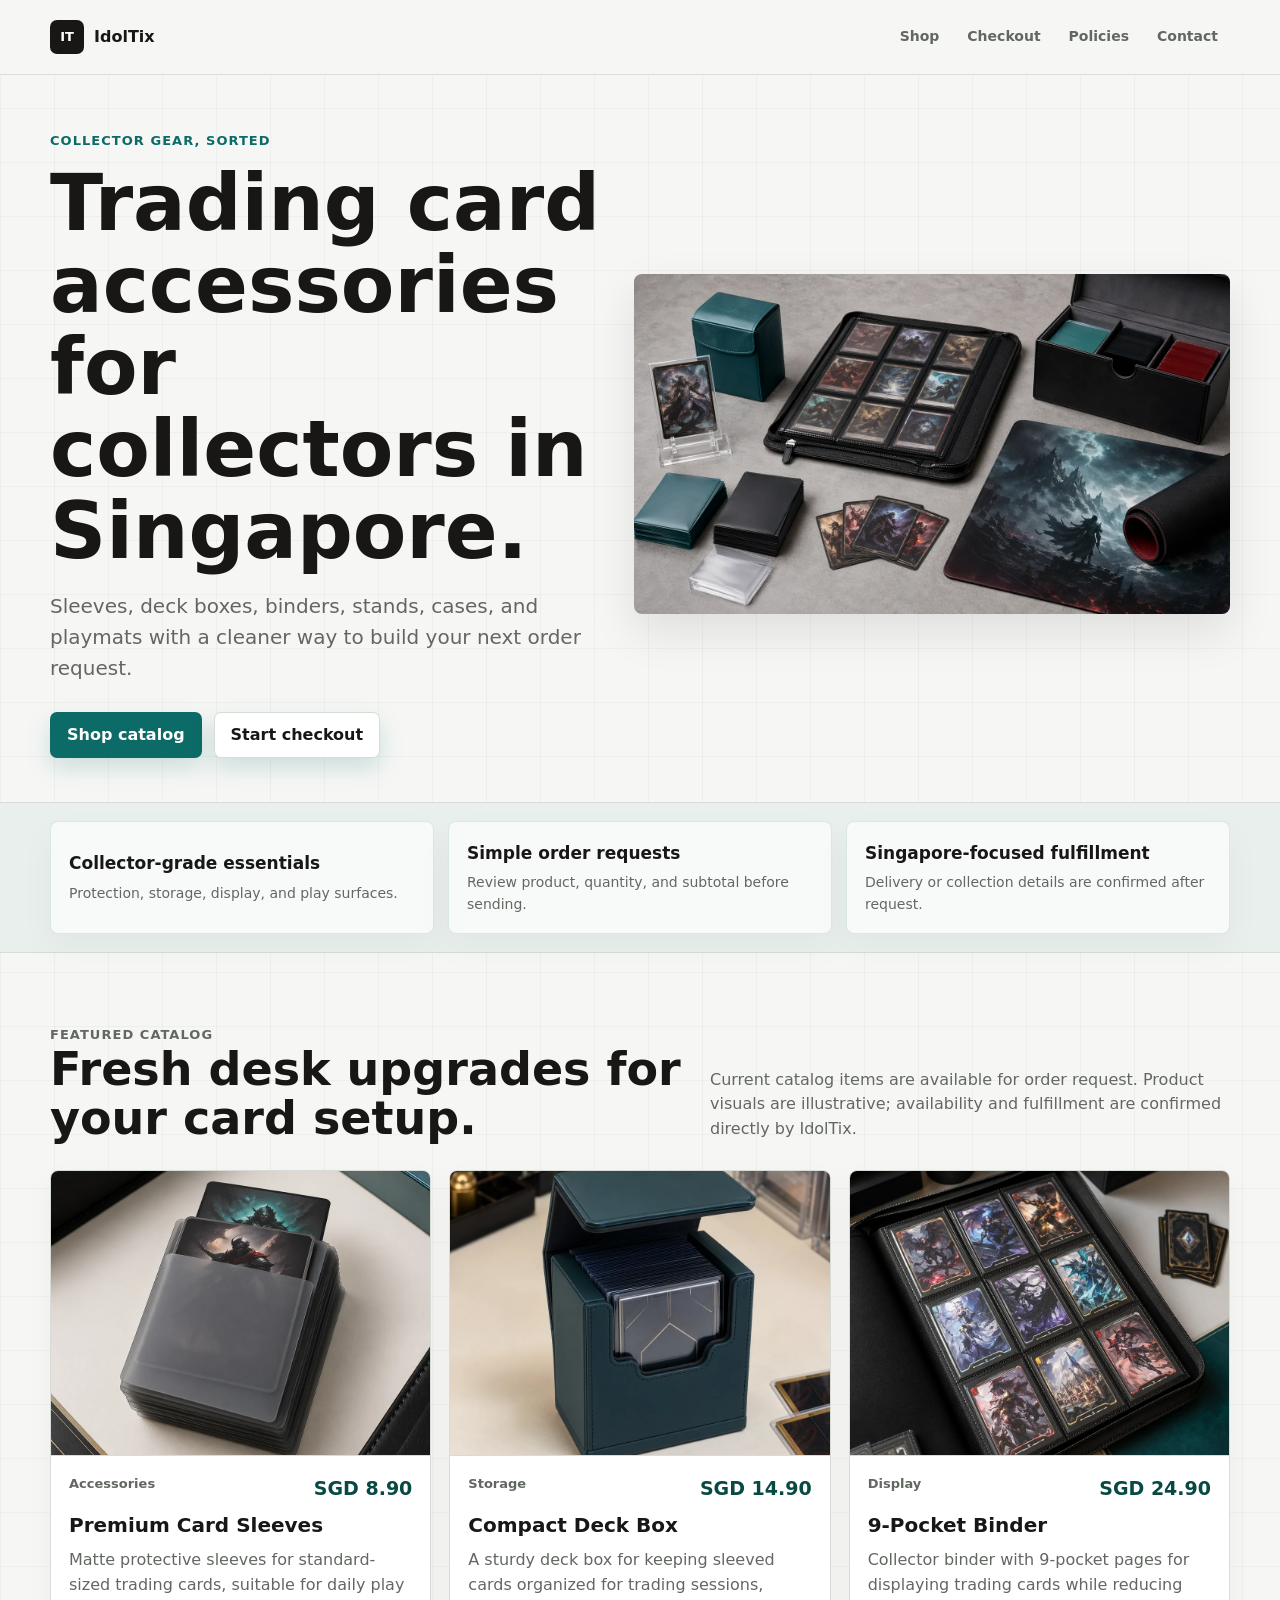
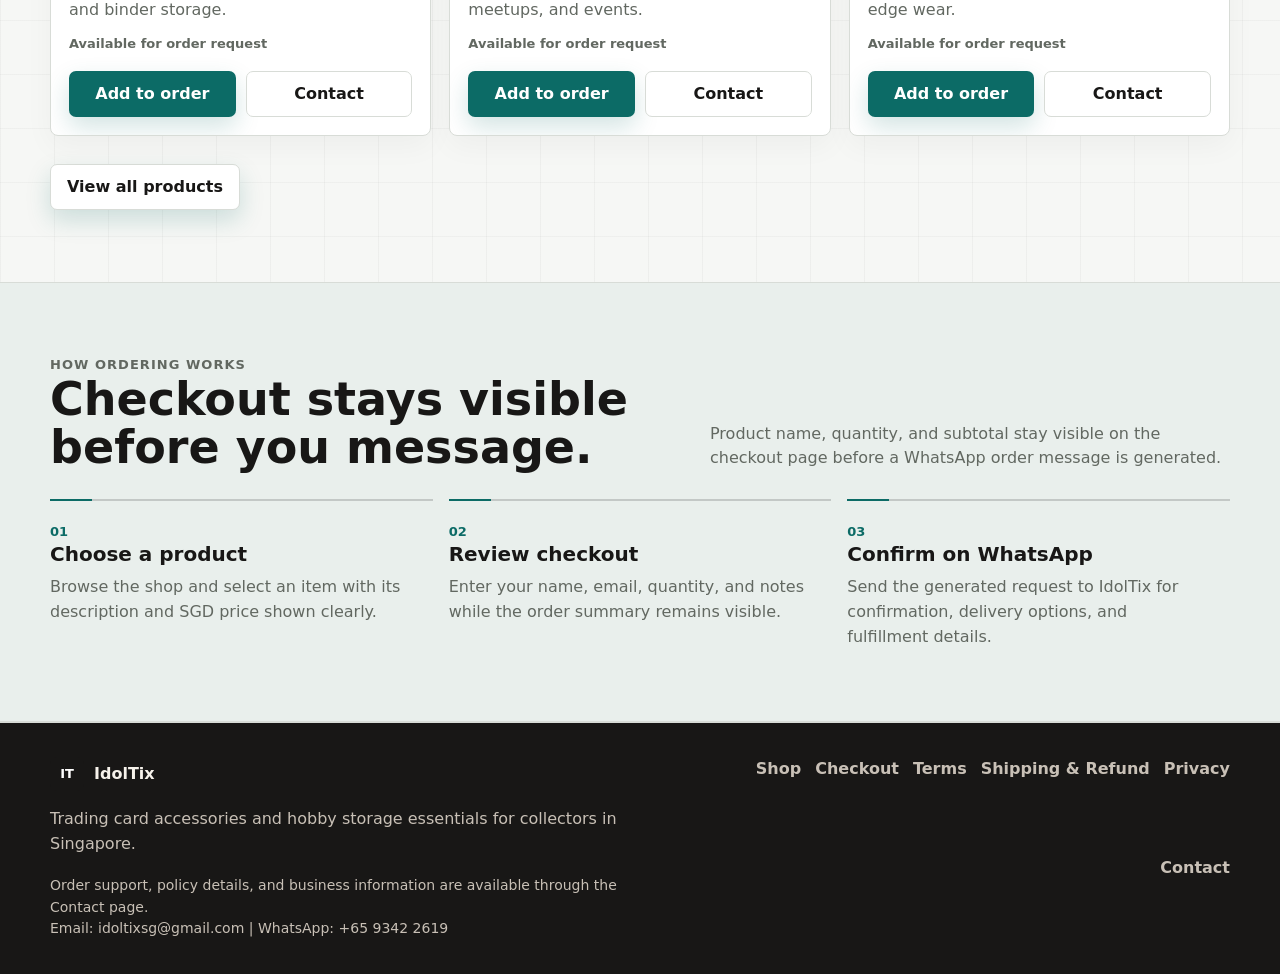
<file: IdolTix Website/index.html>
<!doctype html>
<html lang="en">
  <head>
    <meta charset="utf-8">
    <meta name="viewport" content="width=device-width, initial-scale=1">
    <title>IdolTix | Trading Card Accessories in Singapore</title>
    <meta name="description" content="IdolTix is a Singapore retailer for trading card accessories, hobby storage, display stands, binders, and playmats.">
    <link rel="icon" href="assets/favicon.svg" type="image/svg+xml">
    <link rel="stylesheet" href="styles/global.css">
  </head>
  <body>
    <header class="site-header">
      <div class="header-inner">
        <a class="brand" href="index.html" aria-label="IdolTix home">
          <span class="brand-mark">IT</span>
          <span>IdolTix</span>
        </a>
        <nav class="nav" aria-label="Main navigation">
          <a href="shop.html">Shop</a>
          <a href="checkout.html">Checkout</a>
          <a href="policies/">Policies</a>
          <a href="contact.html">Contact</a>
        </nav>
      </div>
    </header>

    <main>
      <section class="hero">
        <div class="section-inner hero-grid">
          <div class="hero-copy">
            <p class="eyebrow">Collector gear, sorted</p>
            <h1>Trading card accessories for collectors in Singapore.</h1>
            <p class="lead">Sleeves, deck boxes, binders, stands, cases, and playmats with a cleaner way to build your next order request.</p>
            <div class="hero-actions">
              <a class="button" href="shop.html">Shop catalog</a>
              <a class="button secondary" href="checkout.html">Start checkout</a>
            </div>
          </div>
          <div class="hero-media">
            <img src="assets/idoltix-hero.webp" alt="Trading card accessories arranged on a retail tabletop">
          </div>
        </div>
      </section>

      <section class="collection-strip" aria-label="Store highlights">
        <div class="section-inner feature-rail">
          <div class="feature-pill">
            <strong>Collector-grade essentials</strong>
            <span>Protection, storage, display, and play surfaces.</span>
          </div>
          <div class="feature-pill">
            <strong>Simple order requests</strong>
            <span>Review product, quantity, and subtotal before sending.</span>
          </div>
          <div class="feature-pill">
            <strong>Singapore-focused fulfillment</strong>
            <span>Delivery or collection details are confirmed after request.</span>
          </div>
        </div>
      </section>

      <section class="page-section">
        <div class="section-inner">
          <div class="section-heading">
            <div>
              <p class="eyebrow">Featured catalog</p>
              <h2>Fresh desk upgrades for your card setup.</h2>
            </div>
            <p>Current catalog items are available for order request. Product visuals are illustrative; availability and fulfillment are confirmed directly by IdolTix.</p>
          </div>
          <div class="product-grid" data-product-grid data-limit="3"></div>
          <div class="section-actions">
            <a class="button secondary" href="shop.html">View all products</a>
          </div>
        </div>
      </section>

      <section class="page-section soft-band">
        <div class="section-inner">
          <div class="section-heading">
            <div>
              <p class="eyebrow">How ordering works</p>
              <h2>Checkout stays visible before you message.</h2>
            </div>
            <p>Product name, quantity, and subtotal stay visible on the checkout page before a WhatsApp order message is generated.</p>
          </div>
          <div class="steps">
            <div class="step">
              <span>01</span>
              <h3>Choose a product</h3>
              <p>Browse the shop and select an item with its description and SGD price shown clearly.</p>
            </div>
            <div class="step">
              <span>02</span>
              <h3>Review checkout</h3>
              <p>Enter your name, email, quantity, and notes while the order summary remains visible.</p>
            </div>
            <div class="step">
              <span>03</span>
              <h3>Confirm on WhatsApp</h3>
              <p>Send the generated request to IdolTix for confirmation, delivery options, and fulfillment details.</p>
            </div>
          </div>
        </div>
      </section>
    </main>

    <footer class="site-footer">
      <div class="footer-inner">
        <div>
          <a class="brand" href="index.html">
            <span class="brand-mark">IT</span>
            <span>IdolTix</span>
          </a>
          <p>Trading card accessories and hobby storage essentials for collectors in Singapore.</p>
          <div class="footer-facts">
            <span>Order support, policy details, and business information are available through the Contact page.</span>
            <span>Email: idoltixsg@gmail.com | WhatsApp: +65 9342 2619</span>
          </div>
        </div>
        <div class="footer-links" aria-label="Footer links">
          <a href="shop.html">Shop</a>
          <a href="checkout.html">Checkout</a>
          <a href="policies/terms.html">Terms</a>
          <a href="policies/shipping-refund.html">Shipping & Refund</a>
          <a href="policies/privacy.html">Privacy</a>
          <a href="contact.html">Contact</a>
        </div>
      </div>
    </footer>

    <script src="scripts/catalog.js"></script>
    <script src="scripts/site.js"></script>
  </body>
</html>
</file>
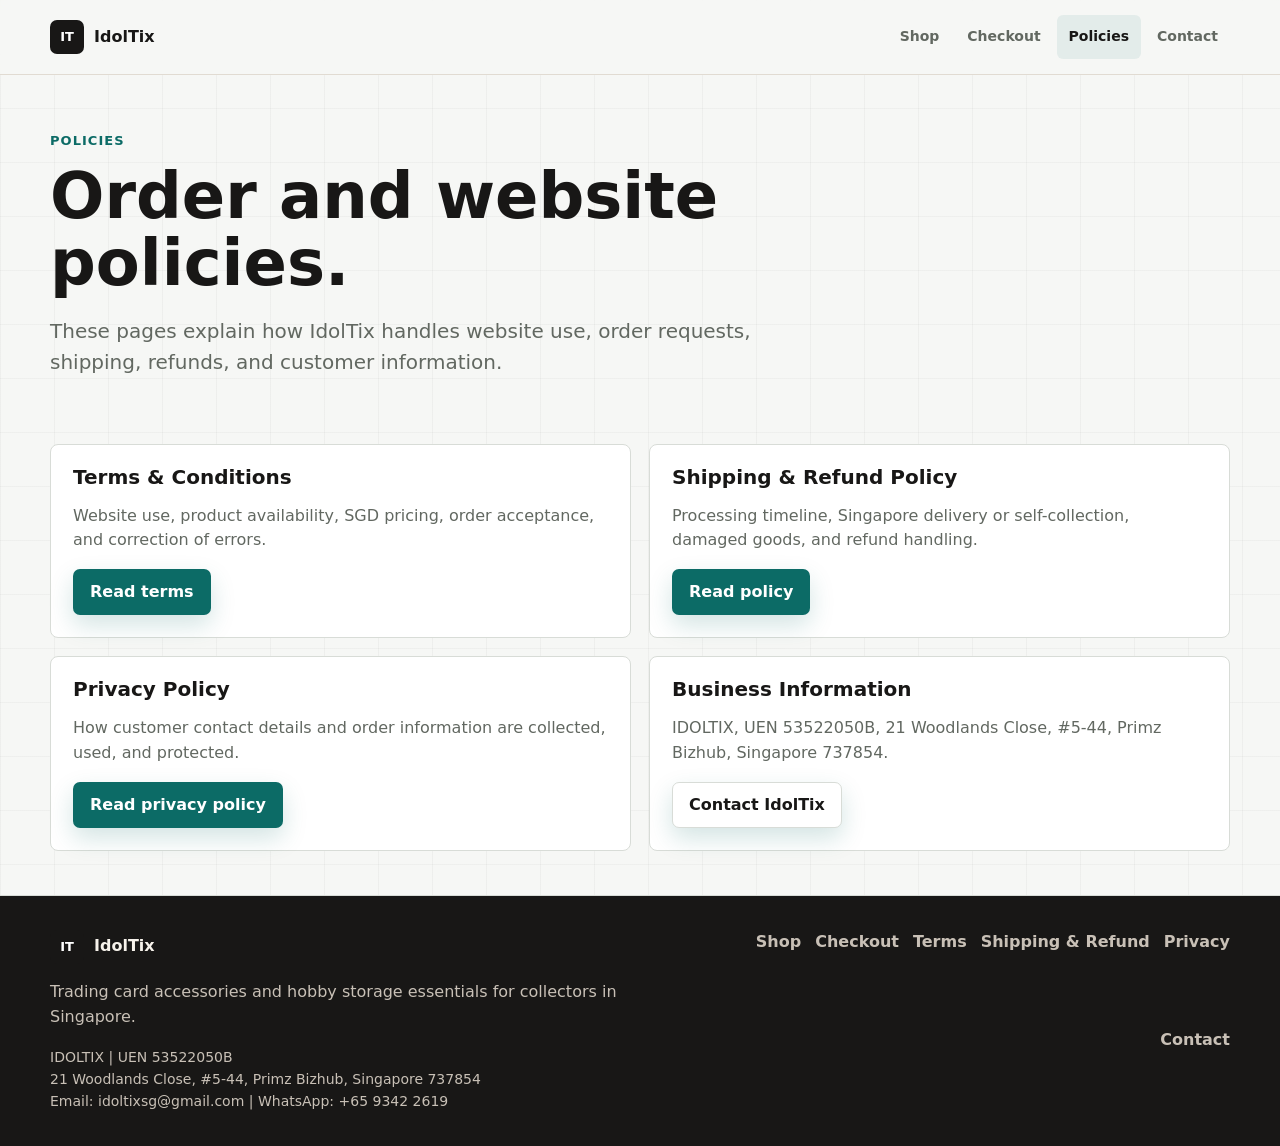
<file: IdolTix Website/policies/index.html>
<!doctype html>
<html lang="en">
  <head>
    <meta charset="utf-8">
    <meta name="viewport" content="width=device-width, initial-scale=1">
    <title>Policies | IdolTix</title>
    <meta name="description" content="Review IdolTix terms, shipping and refund policy, and privacy policy.">
    <link rel="icon" href="../assets/favicon.svg" type="image/svg+xml">
    <link rel="stylesheet" href="../styles/global.css">
  </head>
  <body>
    <header class="site-header">
      <div class="header-inner">
        <a class="brand" href="/index.html"><span class="brand-mark">IT</span><span>IdolTix</span></a>
        <nav class="nav" aria-label="Main navigation">
          <a href="/shop.html">Shop</a>
          <a href="/checkout.html">Checkout</a>
          <a href="/policies/" aria-current="page">Policies</a>
          <a href="/contact.html">Contact</a>
        </nav>
      </div>
    </header>

    <main>
      <section class="page-title">
        <div class="section-inner">
          <p class="eyebrow">Policies</p>
          <h1>Order and website policies.</h1>
          <p class="lead">These pages explain how IdolTix handles website use, order requests, shipping, refunds, and customer information.</p>
        </div>
      </section>

      <section class="page-section tight">
        <div class="section-inner policy-grid">
          <article class="policy-card">
            <h3>Terms & Conditions</h3>
            <p>Website use, product availability, SGD pricing, order acceptance, and correction of errors.</p>
            <a class="button" href="/policies/terms">Read terms</a>
          </article>
          <article class="policy-card">
            <h3>Shipping & Refund Policy</h3>
            <p>Processing timeline, Singapore delivery or self-collection, damaged goods, and refund handling.</p>
            <a class="button" href="/policies/shipping-refund">Read policy</a>
          </article>
          <article class="policy-card">
            <h3>Privacy Policy</h3>
            <p>How customer contact details and order information are collected, used, and protected.</p>
            <a class="button" href="/policies/privacy">Read privacy policy</a>
          </article>
          <article class="policy-card">
            <h3>Business Information</h3>
            <p>IDOLTIX, UEN 53522050B, 21 Woodlands Close, #5-44, Primz Bizhub, Singapore 737854.</p>
            <a class="button secondary" href="/contact.html">Contact IdolTix</a>
          </article>
        </div>
      </section>
    </main>

    <footer class="site-footer">
      <div class="footer-inner">
        <div>
          <a class="brand" href="/index.html"><span class="brand-mark">IT</span><span>IdolTix</span></a>
          <p>Trading card accessories and hobby storage essentials for collectors in Singapore.</p>
          <div class="footer-facts">
            <span>IDOLTIX | UEN 53522050B</span>
            <span>21 Woodlands Close, #5-44, Primz Bizhub, Singapore 737854</span>
            <span>Email: idoltixsg@gmail.com | WhatsApp: +65 9342 2619</span>
          </div>
        </div>
        <div class="footer-links">
          <a href="/shop.html">Shop</a>
          <a href="/checkout.html">Checkout</a>
          <a href="/policies/terms">Terms</a>
          <a href="/policies/shipping-refund">Shipping & Refund</a>
          <a href="/policies/privacy">Privacy</a>
          <a href="/contact.html">Contact</a>
        </div>
      </div>
    </footer>
  </body>
</html>
</file>
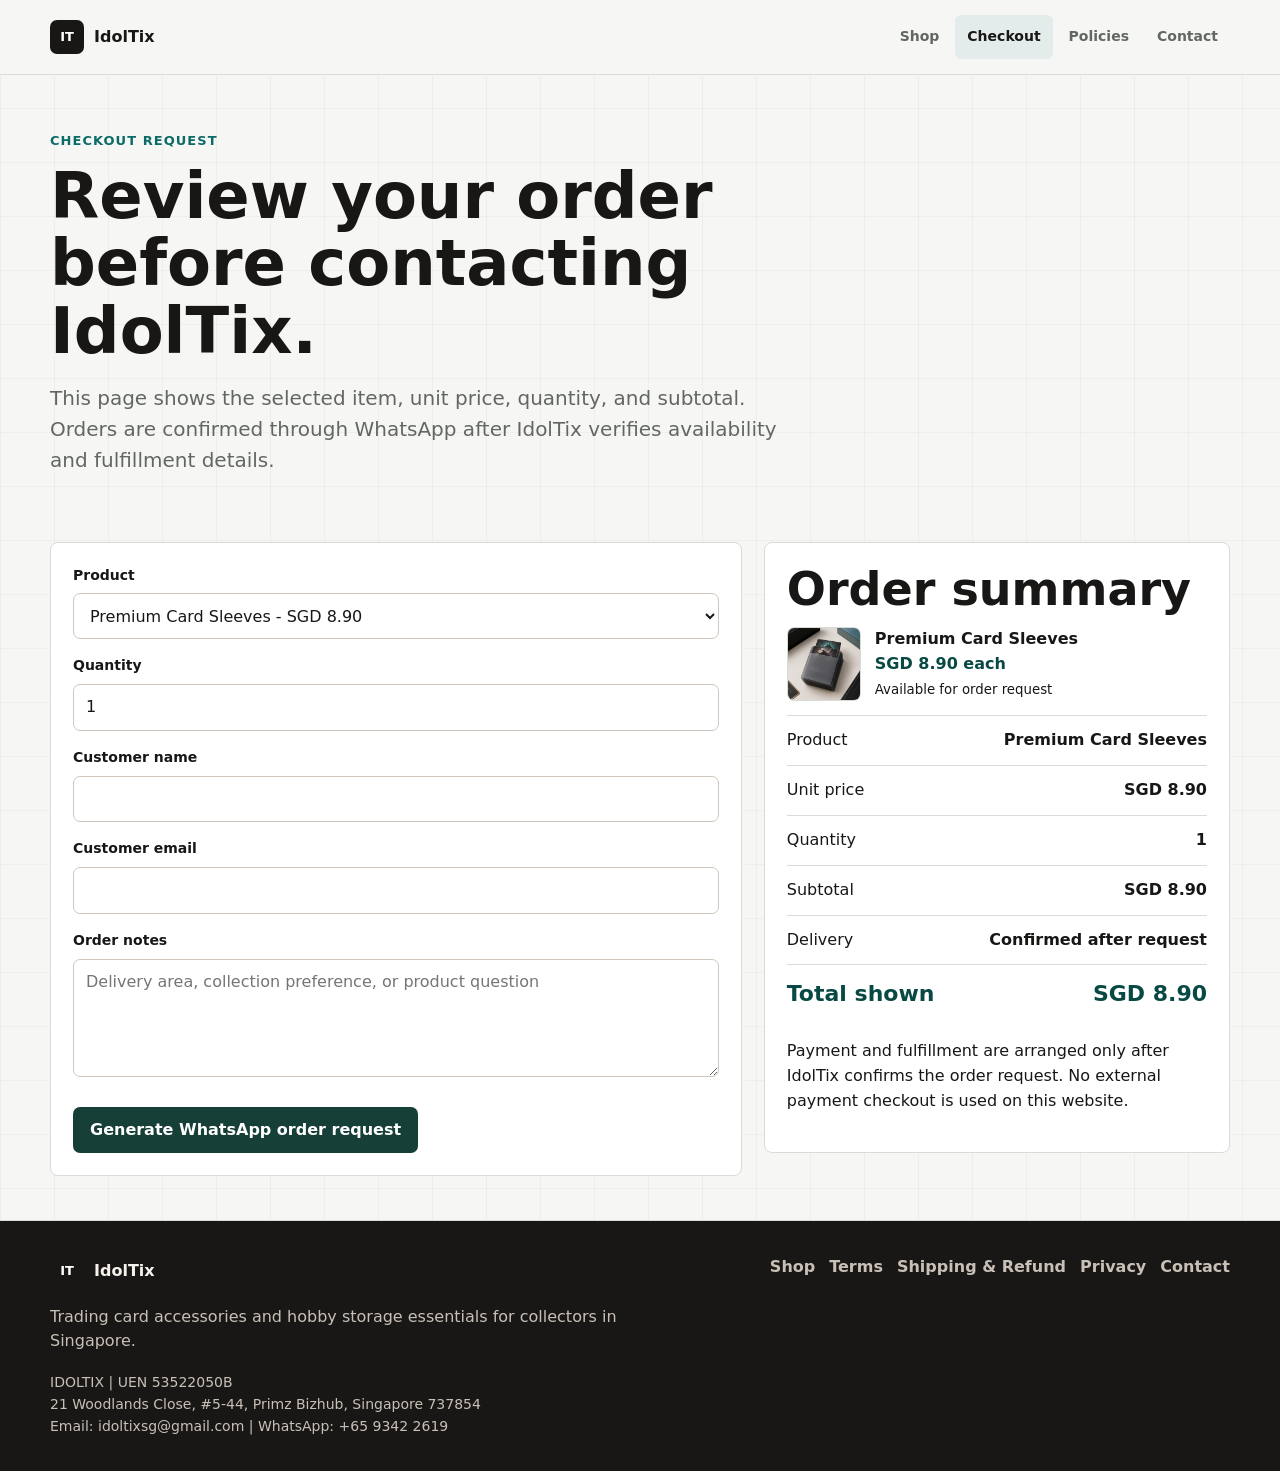
<file: IdolTix Website/checkout.html>
<!doctype html>
<html lang="en">
  <head>
    <meta charset="utf-8">
    <meta name="viewport" content="width=device-width, initial-scale=1">
    <title>Checkout Request | IdolTix</title>
    <meta name="description" content="Review IdolTix product details, quantity, and subtotal before generating a WhatsApp order request.">
    <link rel="icon" href="assets/favicon.svg" type="image/svg+xml">
    <link rel="stylesheet" href="styles/global.css">
  </head>
  <body>
    <header class="site-header">
      <div class="header-inner">
        <a class="brand" href="index.html"><span class="brand-mark">IT</span><span>IdolTix</span></a>
        <nav class="nav" aria-label="Main navigation">
          <a href="shop.html">Shop</a>
          <a href="checkout.html" aria-current="page">Checkout</a>
          <a href="policies/">Policies</a>
          <a href="contact.html">Contact</a>
        </nav>
      </div>
    </header>

    <main>
      <section class="page-title">
        <div class="section-inner">
          <p class="eyebrow">Checkout request</p>
          <h1>Review your order before contacting IdolTix.</h1>
          <p class="lead">This page shows the selected item, unit price, quantity, and subtotal. Orders are confirmed through WhatsApp after IdolTix verifies availability and fulfillment details.</p>
        </div>
      </section>

      <section class="page-section tight">
        <div class="section-inner checkout-layout">
          <form id="checkout-form" class="panel" novalidate>
            <div class="form-grid">
              <div class="field">
                <label for="product">Product</label>
                <select id="product" name="product"></select>
              </div>
              <div class="field">
                <label for="quantity">Quantity</label>
                <input id="quantity" name="quantity" type="number" min="1" step="1" value="1" inputmode="numeric">
              </div>
              <div class="field">
                <label for="name">Customer name</label>
                <input id="name" name="name" autocomplete="name" required>
              </div>
              <div class="field">
                <label for="email">Customer email</label>
                <input id="email" name="email" type="email" autocomplete="email" required>
              </div>
              <div class="field">
                <label for="notes">Order notes</label>
                <textarea id="notes" name="notes" placeholder="Delivery area, collection preference, or product question"></textarea>
              </div>
            </div>
            <p id="form-error" class="form-error" aria-live="polite"></p>
            <button class="wa-link" type="submit">Generate WhatsApp order request</button>
          </form>

          <aside class="panel" aria-label="Order summary">
            <h2>Order summary</h2>
            <div id="order-product"></div>
            <div id="order-summary"></div>
            <div class="summary-row"><span>Subtotal</span><strong id="subtotal">SGD 0.00</strong></div>
            <div class="summary-row"><span>Delivery</span><strong>Confirmed after request</strong></div>
            <div class="summary-row total"><span>Total shown</span><strong id="total">SGD 0.00</strong></div>
            <p>Payment and fulfillment are arranged only after IdolTix confirms the order request. No external payment checkout is used on this website.</p>
          </aside>
        </div>
      </section>
    </main>

    <footer class="site-footer">
      <div class="footer-inner">
        <div>
          <a class="brand" href="index.html"><span class="brand-mark">IT</span><span>IdolTix</span></a>
          <p>Trading card accessories and hobby storage essentials for collectors in Singapore.</p>
          <div class="footer-facts">
            <span>IDOLTIX | UEN 53522050B</span>
            <span>21 Woodlands Close, #5-44, Primz Bizhub, Singapore 737854</span>
            <span>Email: idoltixsg@gmail.com | WhatsApp: +65 9342 2619</span>
          </div>
        </div>
        <div class="footer-links">
          <a href="shop.html">Shop</a>
          <a href="policies/terms.html">Terms</a>
          <a href="policies/shipping-refund.html">Shipping & Refund</a>
          <a href="policies/privacy.html">Privacy</a>
          <a href="contact.html">Contact</a>
        </div>
      </div>
    </footer>

    <script src="scripts/catalog.js"></script>
    <script src="scripts/checkout.js"></script>
  </body>
</html>
</file>
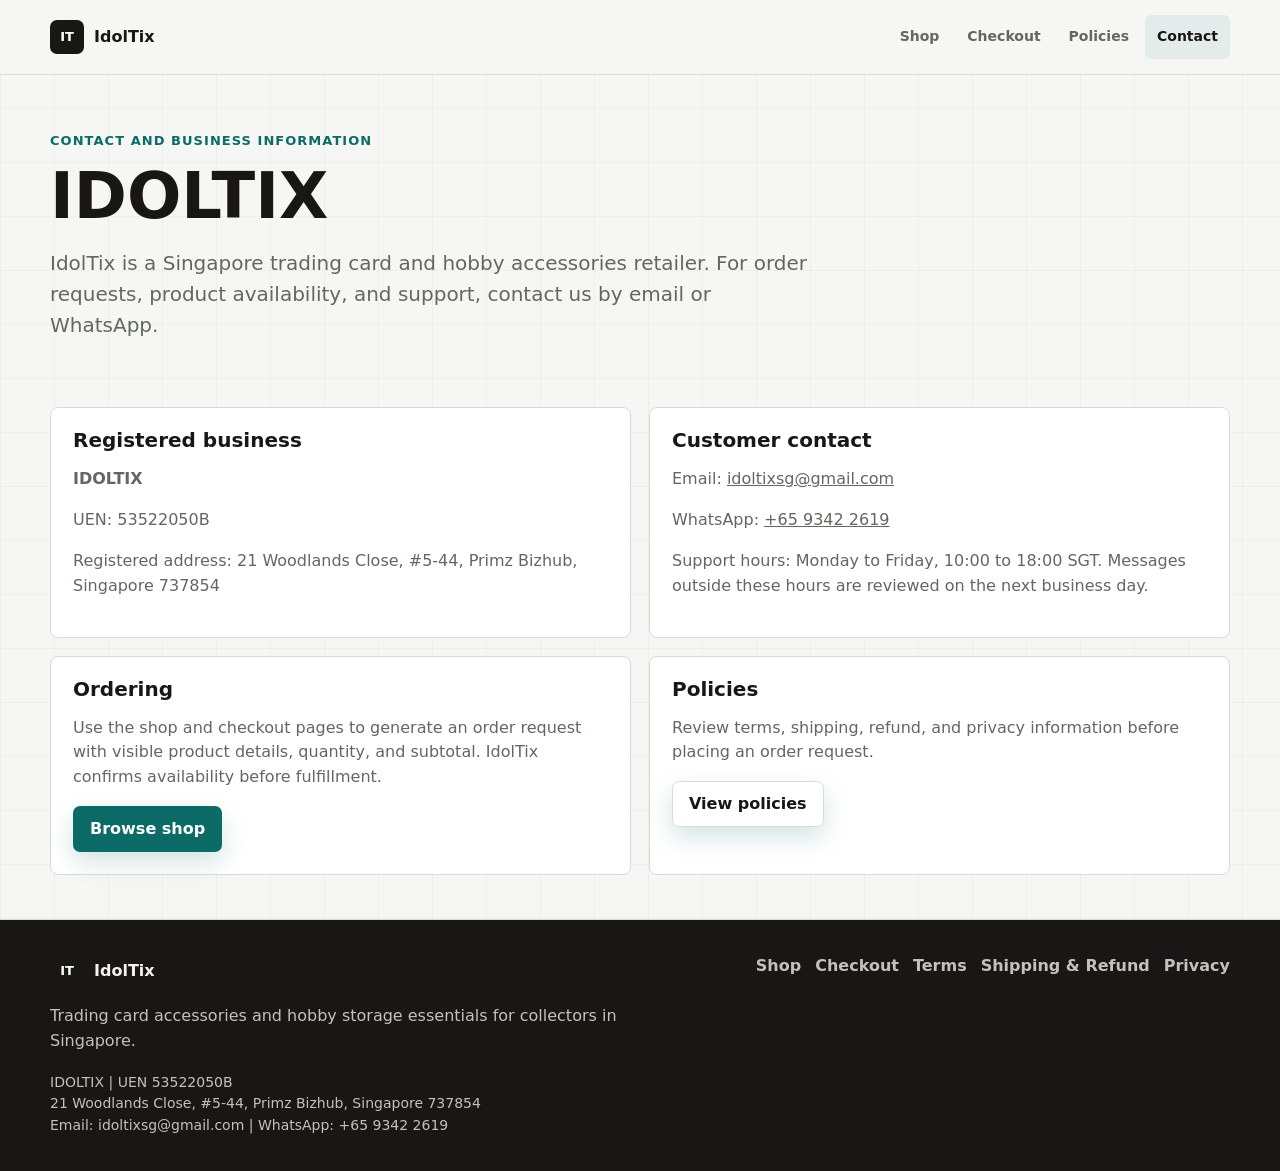
<file: IdolTix Website/contact.html>
<!doctype html>
<html lang="en">
  <head>
    <meta charset="utf-8">
    <meta name="viewport" content="width=device-width, initial-scale=1">
    <title>Contact & Business Info | IdolTix</title>
    <meta name="description" content="Contact IdolTix and view registered business details including UEN, address, email, and WhatsApp.">
    <link rel="icon" href="assets/favicon.svg" type="image/svg+xml">
    <link rel="stylesheet" href="styles/global.css">
  </head>
  <body>
    <header class="site-header">
      <div class="header-inner">
        <a class="brand" href="index.html"><span class="brand-mark">IT</span><span>IdolTix</span></a>
        <nav class="nav" aria-label="Main navigation">
          <a href="shop.html">Shop</a>
          <a href="checkout.html">Checkout</a>
          <a href="policies/">Policies</a>
          <a href="contact.html" aria-current="page">Contact</a>
        </nav>
      </div>
    </header>

    <main>
      <section class="page-title">
        <div class="section-inner">
          <p class="eyebrow">Contact and business information</p>
          <h1>IDOLTIX</h1>
          <p class="lead">IdolTix is a Singapore trading card and hobby accessories retailer. For order requests, product availability, and support, contact us by email or WhatsApp.</p>
        </div>
      </section>

      <section class="page-section tight">
        <div class="section-inner info-grid">
          <div class="info-item">
            <h3>Registered business</h3>
            <p><strong>IDOLTIX</strong></p>
            <p>UEN: 53522050B</p>
            <p>Registered address: 21 Woodlands Close, #5-44, Primz Bizhub, Singapore 737854</p>
          </div>
          <div class="info-item">
            <h3>Customer contact</h3>
            <p>Email: <a href="mailto:idoltixsg@gmail.com">idoltixsg@gmail.com</a></p>
            <p>WhatsApp: <a href="https://wa.me/6593422619">+65 9342 2619</a></p>
            <p>Support hours: Monday to Friday, 10:00 to 18:00 SGT. Messages outside these hours are reviewed on the next business day.</p>
          </div>
          <div class="info-item">
            <h3>Ordering</h3>
            <p>Use the shop and checkout pages to generate an order request with visible product details, quantity, and subtotal. IdolTix confirms availability before fulfillment.</p>
            <a class="button" href="shop.html">Browse shop</a>
          </div>
          <div class="info-item">
            <h3>Policies</h3>
            <p>Review terms, shipping, refund, and privacy information before placing an order request.</p>
            <a class="button secondary" href="policies/">View policies</a>
          </div>
        </div>
      </section>
    </main>

    <footer class="site-footer">
      <div class="footer-inner">
        <div>
          <a class="brand" href="index.html"><span class="brand-mark">IT</span><span>IdolTix</span></a>
          <p>Trading card accessories and hobby storage essentials for collectors in Singapore.</p>
          <div class="footer-facts">
            <span>IDOLTIX | UEN 53522050B</span>
            <span>21 Woodlands Close, #5-44, Primz Bizhub, Singapore 737854</span>
            <span>Email: idoltixsg@gmail.com | WhatsApp: +65 9342 2619</span>
          </div>
        </div>
        <div class="footer-links">
          <a href="shop.html">Shop</a>
          <a href="checkout.html">Checkout</a>
          <a href="policies/terms.html">Terms</a>
          <a href="policies/shipping-refund.html">Shipping & Refund</a>
          <a href="policies/privacy.html">Privacy</a>
        </div>
      </div>
    </footer>
  </body>
</html>
</file>
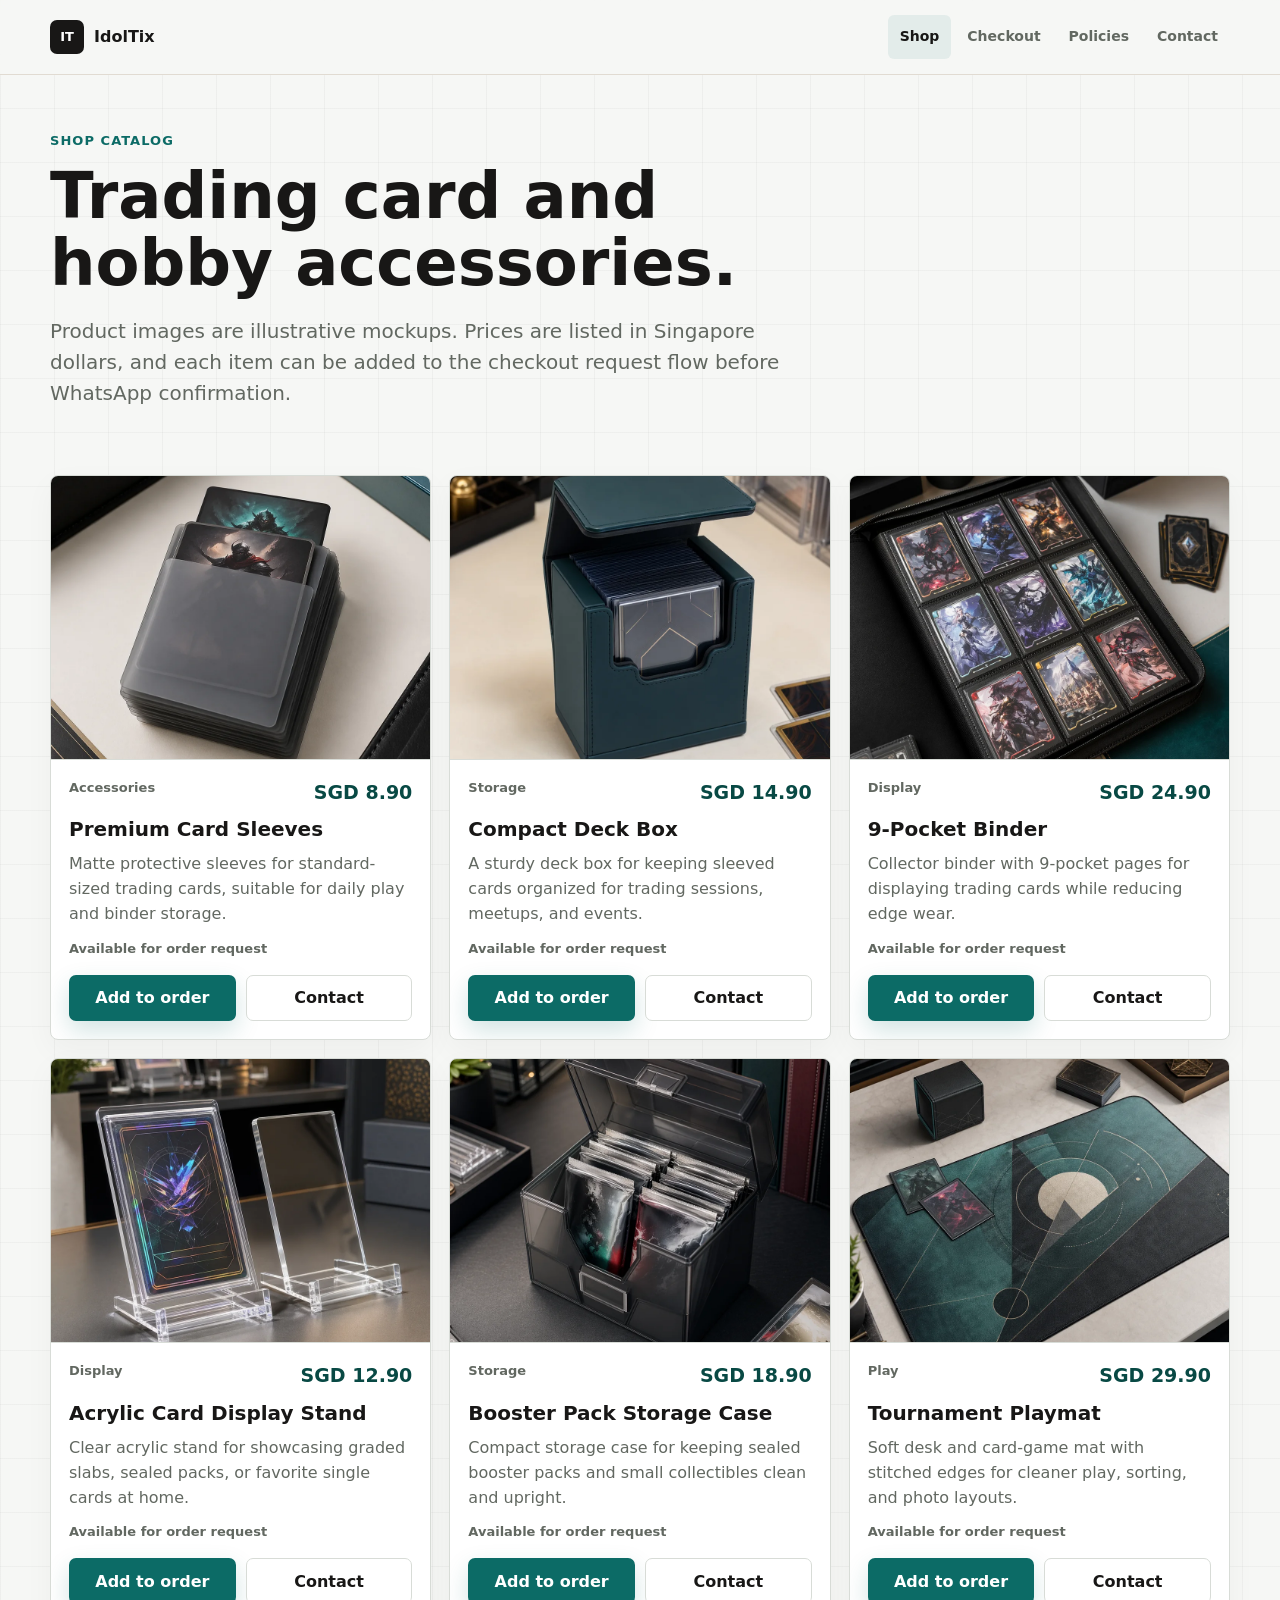
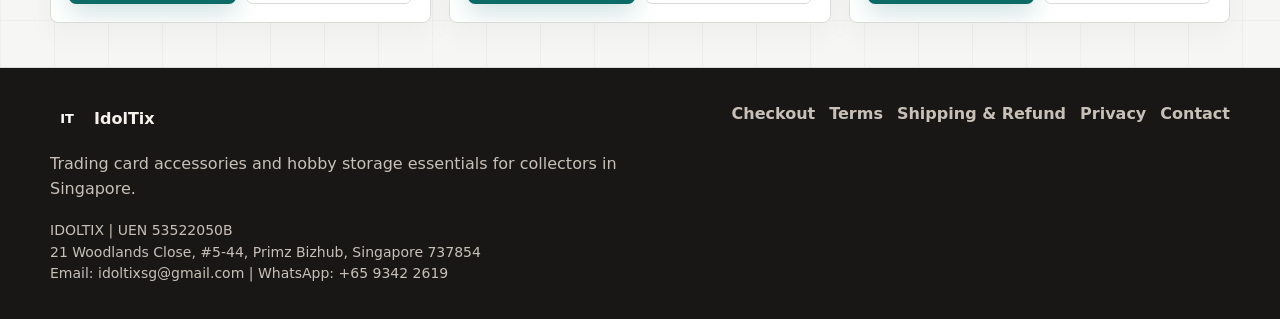
<file: IdolTix Website/shop.html>
<!doctype html>
<html lang="en">
  <head>
    <meta charset="utf-8">
    <meta name="viewport" content="width=device-width, initial-scale=1">
    <title>Shop | IdolTix</title>
    <meta name="description" content="Shop IdolTix trading card sleeves, deck boxes, binders, display stands, storage cases, and playmats with SGD pricing.">
    <link rel="icon" href="assets/favicon.svg" type="image/svg+xml">
    <link rel="stylesheet" href="styles/global.css">
  </head>
  <body>
    <header class="site-header">
      <div class="header-inner">
        <a class="brand" href="index.html"><span class="brand-mark">IT</span><span>IdolTix</span></a>
        <nav class="nav" aria-label="Main navigation">
          <a href="shop.html" aria-current="page">Shop</a>
          <a href="checkout.html">Checkout</a>
          <a href="policies/">Policies</a>
          <a href="contact.html">Contact</a>
        </nav>
      </div>
    </header>

    <main>
      <section class="page-title">
        <div class="section-inner">
          <p class="eyebrow">Shop catalog</p>
          <h1>Trading card and hobby accessories.</h1>
          <p class="lead">Product images are illustrative mockups. Prices are listed in Singapore dollars, and each item can be added to the checkout request flow before WhatsApp confirmation.</p>
        </div>
      </section>

      <section class="page-section tight">
        <div class="section-inner">
          <div class="product-grid" data-product-grid></div>
        </div>
      </section>
    </main>

    <footer class="site-footer">
      <div class="footer-inner">
        <div>
          <a class="brand" href="index.html"><span class="brand-mark">IT</span><span>IdolTix</span></a>
          <p>Trading card accessories and hobby storage essentials for collectors in Singapore.</p>
          <div class="footer-facts">
            <span>IDOLTIX | UEN 53522050B</span>
            <span>21 Woodlands Close, #5-44, Primz Bizhub, Singapore 737854</span>
            <span>Email: idoltixsg@gmail.com | WhatsApp: +65 9342 2619</span>
          </div>
        </div>
        <div class="footer-links">
          <a href="checkout.html">Checkout</a>
          <a href="policies/terms.html">Terms</a>
          <a href="policies/shipping-refund.html">Shipping & Refund</a>
          <a href="policies/privacy.html">Privacy</a>
          <a href="contact.html">Contact</a>
        </div>
      </div>
    </footer>

    <script src="scripts/catalog.js"></script>
    <script src="scripts/site.js"></script>
  </body>
</html>
</file>
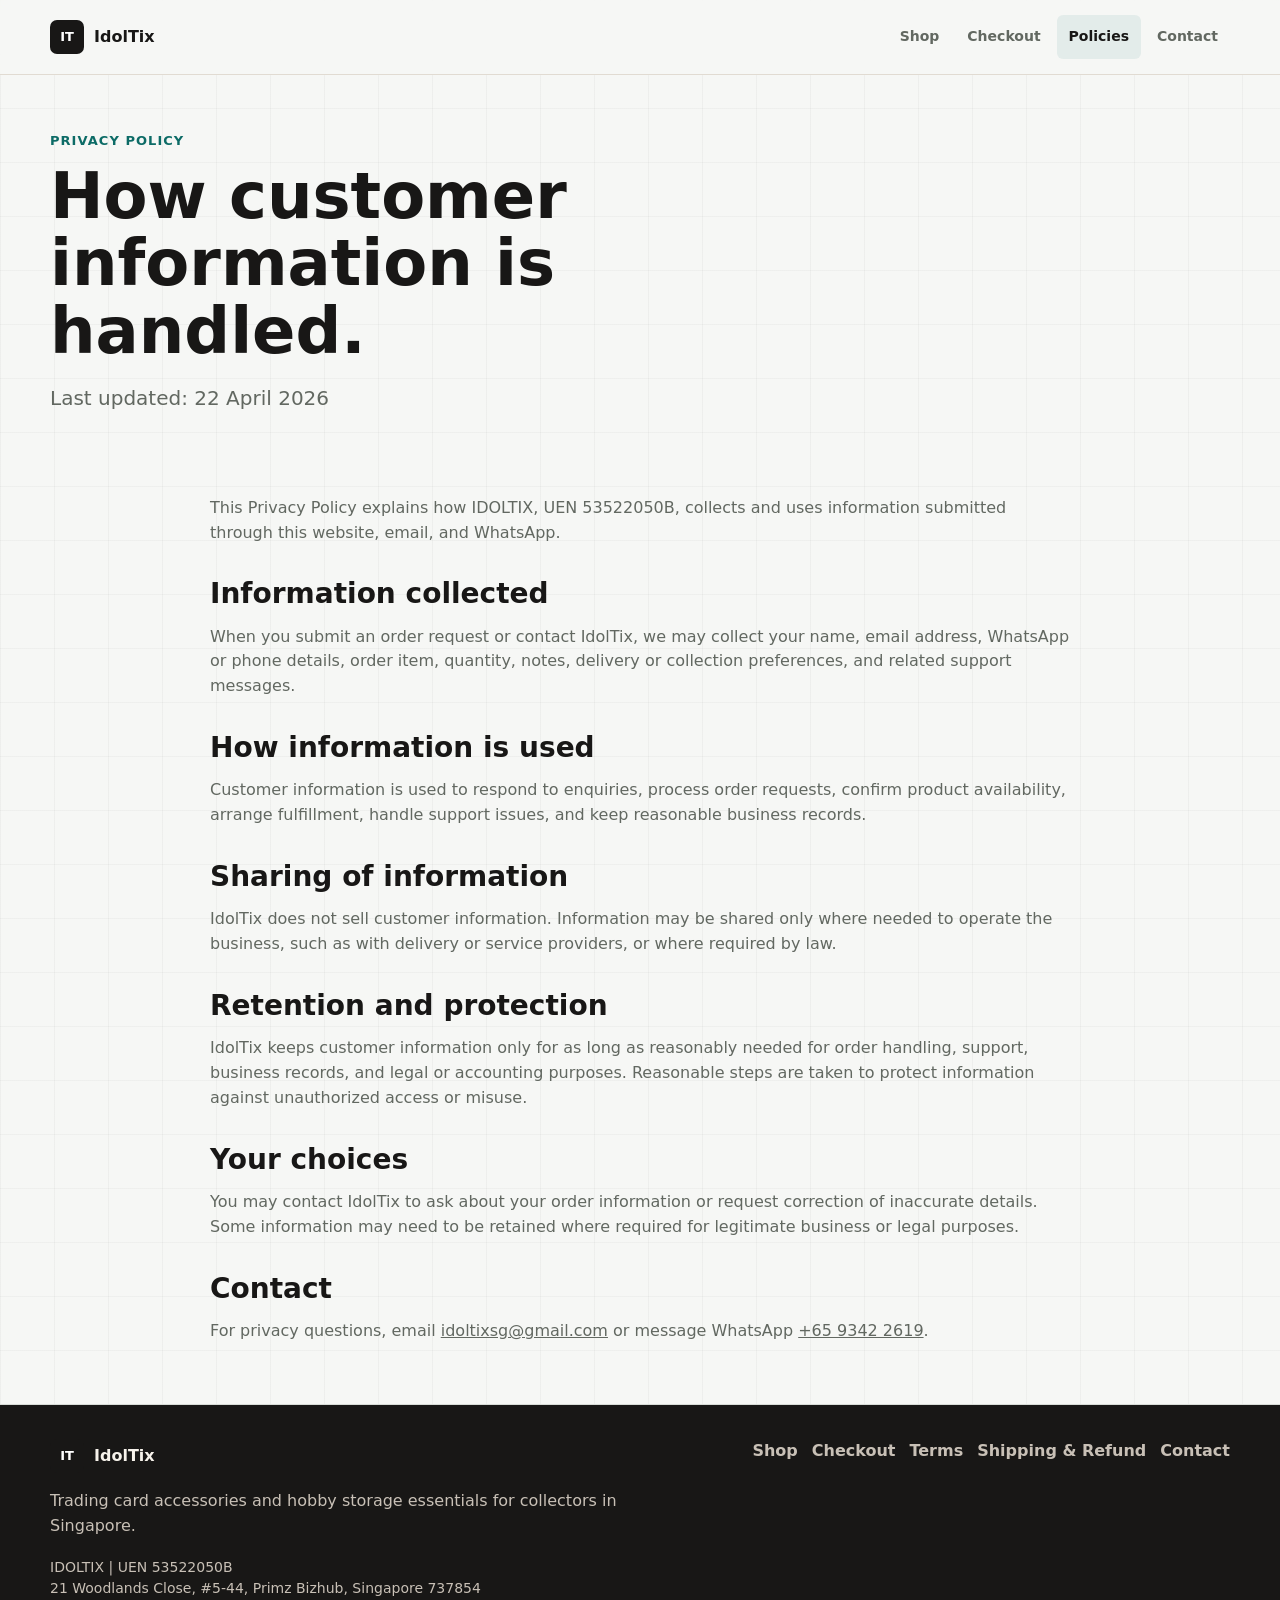
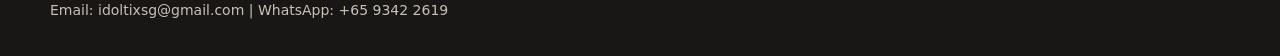
<file: IdolTix Website/policies/privacy.html>
<!doctype html>
<html lang="en">
  <head>
    <meta charset="utf-8">
    <meta name="viewport" content="width=device-width, initial-scale=1">
    <title>Privacy Policy | IdolTix</title>
    <meta name="description" content="Privacy policy for IdolTix website visitors and customers submitting order requests.">
    <link rel="icon" href="../assets/favicon.svg" type="image/svg+xml">
    <link rel="stylesheet" href="../styles/global.css">
  </head>
  <body>
    <header class="site-header">
      <div class="header-inner">
        <a class="brand" href="/index.html"><span class="brand-mark">IT</span><span>IdolTix</span></a>
        <nav class="nav" aria-label="Main navigation">
          <a href="/shop.html">Shop</a>
          <a href="/checkout.html">Checkout</a>
          <a href="/policies/" aria-current="page">Policies</a>
          <a href="/contact.html">Contact</a>
        </nav>
      </div>
    </header>

    <main>
      <section class="page-title">
        <div class="section-inner">
          <p class="eyebrow">Privacy Policy</p>
          <h1>How customer information is handled.</h1>
          <p class="lead">Last updated: 22 April 2026</p>
        </div>
      </section>

      <section class="page-section tight">
        <div class="section-inner policy-content">
          <p>This Privacy Policy explains how IDOLTIX, UEN 53522050B, collects and uses information submitted through this website, email, and WhatsApp.</p>

          <h2>Information collected</h2>
          <p>When you submit an order request or contact IdolTix, we may collect your name, email address, WhatsApp or phone details, order item, quantity, notes, delivery or collection preferences, and related support messages.</p>

          <h2>How information is used</h2>
          <p>Customer information is used to respond to enquiries, process order requests, confirm product availability, arrange fulfillment, handle support issues, and keep reasonable business records.</p>

          <h2>Sharing of information</h2>
          <p>IdolTix does not sell customer information. Information may be shared only where needed to operate the business, such as with delivery or service providers, or where required by law.</p>

          <h2>Retention and protection</h2>
          <p>IdolTix keeps customer information only for as long as reasonably needed for order handling, support, business records, and legal or accounting purposes. Reasonable steps are taken to protect information against unauthorized access or misuse.</p>

          <h2>Your choices</h2>
          <p>You may contact IdolTix to ask about your order information or request correction of inaccurate details. Some information may need to be retained where required for legitimate business or legal purposes.</p>

          <h2>Contact</h2>
          <p>For privacy questions, email <a href="mailto:idoltixsg@gmail.com">idoltixsg@gmail.com</a> or message WhatsApp <a href="https://wa.me/6593422619">+65 9342 2619</a>.</p>
        </div>
      </section>
    </main>

    <footer class="site-footer">
      <div class="footer-inner">
        <div>
          <a class="brand" href="/index.html"><span class="brand-mark">IT</span><span>IdolTix</span></a>
          <p>Trading card accessories and hobby storage essentials for collectors in Singapore.</p>
          <div class="footer-facts">
            <span>IDOLTIX | UEN 53522050B</span>
            <span>21 Woodlands Close, #5-44, Primz Bizhub, Singapore 737854</span>
            <span>Email: idoltixsg@gmail.com | WhatsApp: +65 9342 2619</span>
          </div>
        </div>
        <div class="footer-links">
          <a href="/shop.html">Shop</a>
          <a href="/checkout.html">Checkout</a>
          <a href="/policies/terms">Terms</a>
          <a href="/policies/shipping-refund">Shipping & Refund</a>
          <a href="/contact.html">Contact</a>
        </div>
      </div>
    </footer>
  </body>
</html>
</file>
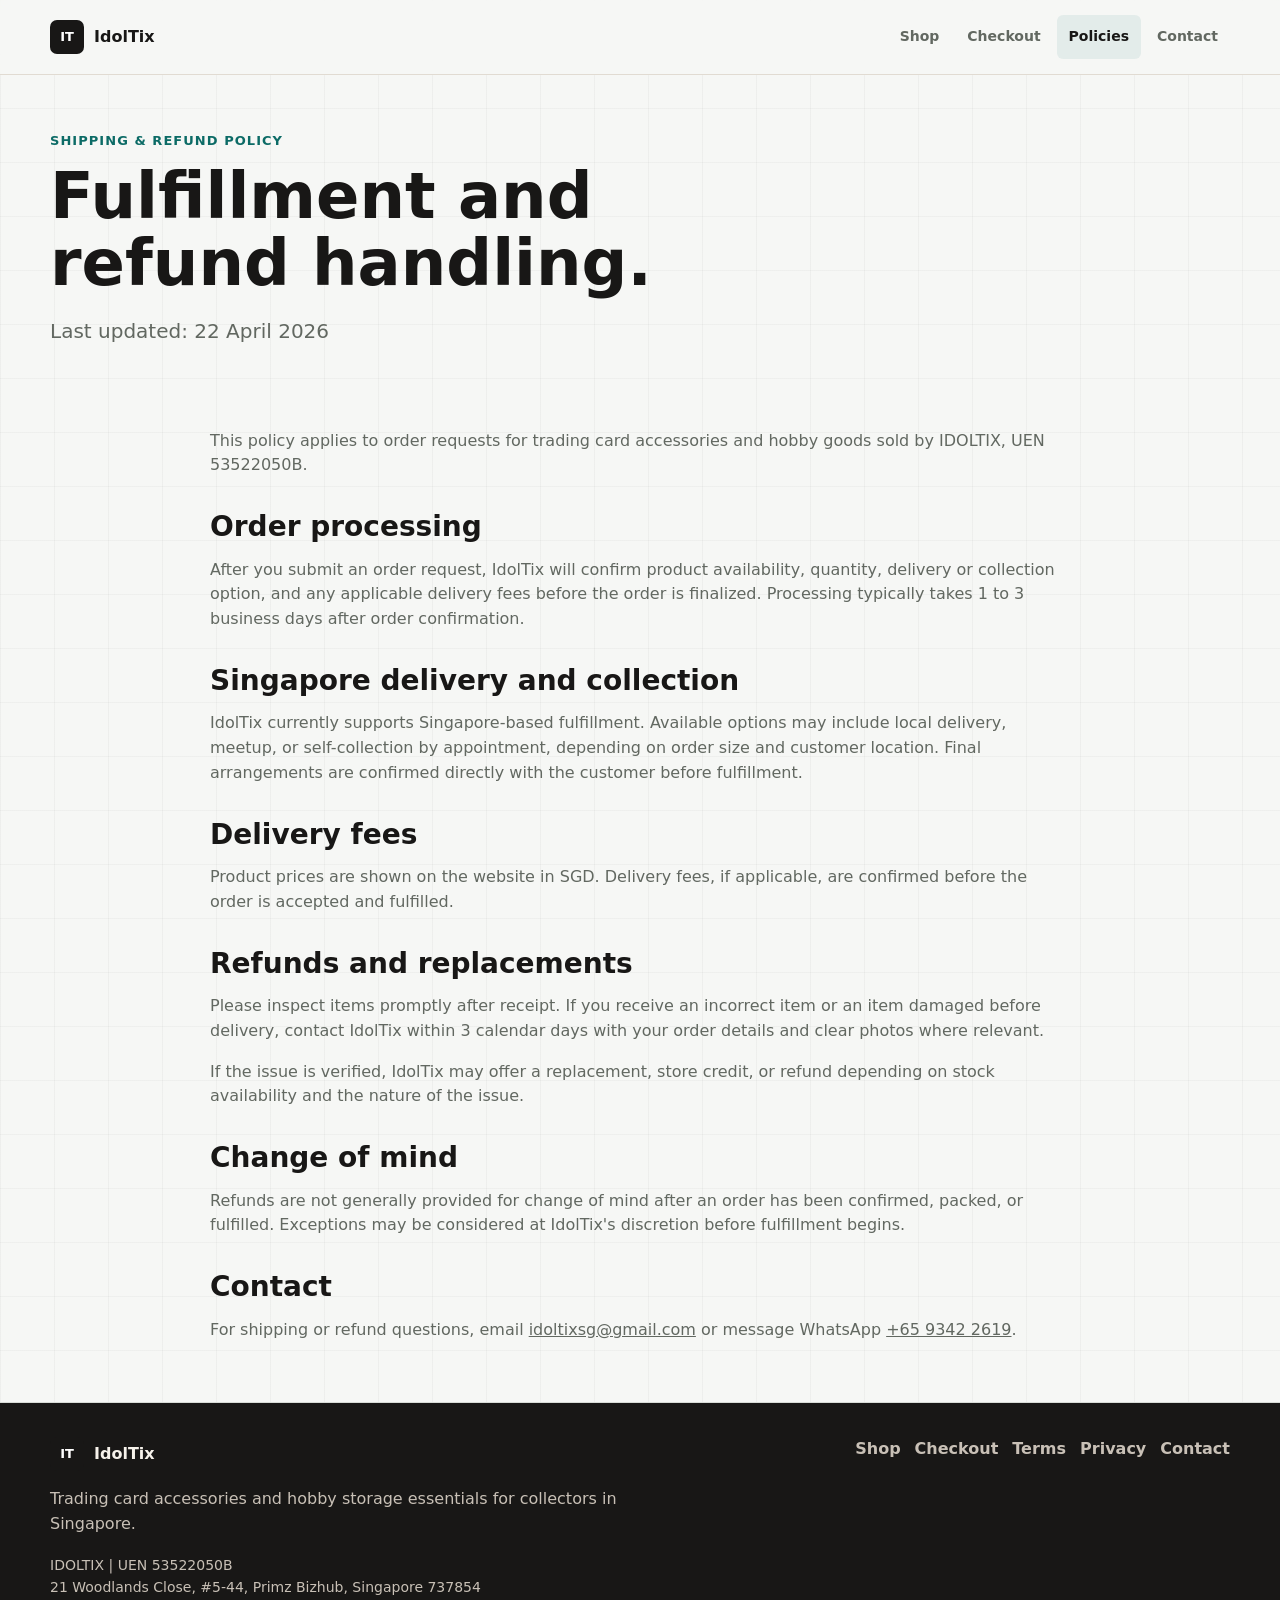
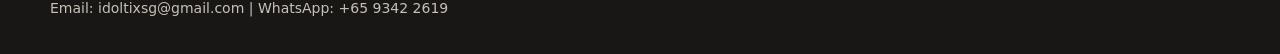
<file: IdolTix Website/policies/shipping-refund.html>
<!doctype html>
<html lang="en">
  <head>
    <meta charset="utf-8">
    <meta name="viewport" content="width=device-width, initial-scale=1">
    <title>Shipping & Refund Policy | IdolTix</title>
    <meta name="description" content="Shipping and refund policy for IdolTix trading card accessories and hobby goods.">
    <link rel="icon" href="../assets/favicon.svg" type="image/svg+xml">
    <link rel="stylesheet" href="../styles/global.css">
  </head>
  <body>
    <header class="site-header">
      <div class="header-inner">
        <a class="brand" href="/index.html"><span class="brand-mark">IT</span><span>IdolTix</span></a>
        <nav class="nav" aria-label="Main navigation">
          <a href="/shop.html">Shop</a>
          <a href="/checkout.html">Checkout</a>
          <a href="/policies/" aria-current="page">Policies</a>
          <a href="/contact.html">Contact</a>
        </nav>
      </div>
    </header>

    <main>
      <section class="page-title">
        <div class="section-inner">
          <p class="eyebrow">Shipping & Refund Policy</p>
          <h1>Fulfillment and refund handling.</h1>
          <p class="lead">Last updated: 22 April 2026</p>
        </div>
      </section>

      <section class="page-section tight">
        <div class="section-inner policy-content">
          <p>This policy applies to order requests for trading card accessories and hobby goods sold by IDOLTIX, UEN 53522050B.</p>

          <h2>Order processing</h2>
          <p>After you submit an order request, IdolTix will confirm product availability, quantity, delivery or collection option, and any applicable delivery fees before the order is finalized. Processing typically takes 1 to 3 business days after order confirmation.</p>

          <h2>Singapore delivery and collection</h2>
          <p>IdolTix currently supports Singapore-based fulfillment. Available options may include local delivery, meetup, or self-collection by appointment, depending on order size and customer location. Final arrangements are confirmed directly with the customer before fulfillment.</p>

          <h2>Delivery fees</h2>
          <p>Product prices are shown on the website in SGD. Delivery fees, if applicable, are confirmed before the order is accepted and fulfilled.</p>

          <h2>Refunds and replacements</h2>
          <p>Please inspect items promptly after receipt. If you receive an incorrect item or an item damaged before delivery, contact IdolTix within 3 calendar days with your order details and clear photos where relevant.</p>
          <p>If the issue is verified, IdolTix may offer a replacement, store credit, or refund depending on stock availability and the nature of the issue.</p>

          <h2>Change of mind</h2>
          <p>Refunds are not generally provided for change of mind after an order has been confirmed, packed, or fulfilled. Exceptions may be considered at IdolTix's discretion before fulfillment begins.</p>

          <h2>Contact</h2>
          <p>For shipping or refund questions, email <a href="mailto:idoltixsg@gmail.com">idoltixsg@gmail.com</a> or message WhatsApp <a href="https://wa.me/6593422619">+65 9342 2619</a>.</p>
        </div>
      </section>
    </main>

    <footer class="site-footer">
      <div class="footer-inner">
        <div>
          <a class="brand" href="/index.html"><span class="brand-mark">IT</span><span>IdolTix</span></a>
          <p>Trading card accessories and hobby storage essentials for collectors in Singapore.</p>
          <div class="footer-facts">
            <span>IDOLTIX | UEN 53522050B</span>
            <span>21 Woodlands Close, #5-44, Primz Bizhub, Singapore 737854</span>
            <span>Email: idoltixsg@gmail.com | WhatsApp: +65 9342 2619</span>
          </div>
        </div>
        <div class="footer-links">
          <a href="/shop.html">Shop</a>
          <a href="/checkout.html">Checkout</a>
          <a href="/policies/terms">Terms</a>
          <a href="/policies/privacy">Privacy</a>
          <a href="/contact.html">Contact</a>
        </div>
      </div>
    </footer>
  </body>
</html>
</file>
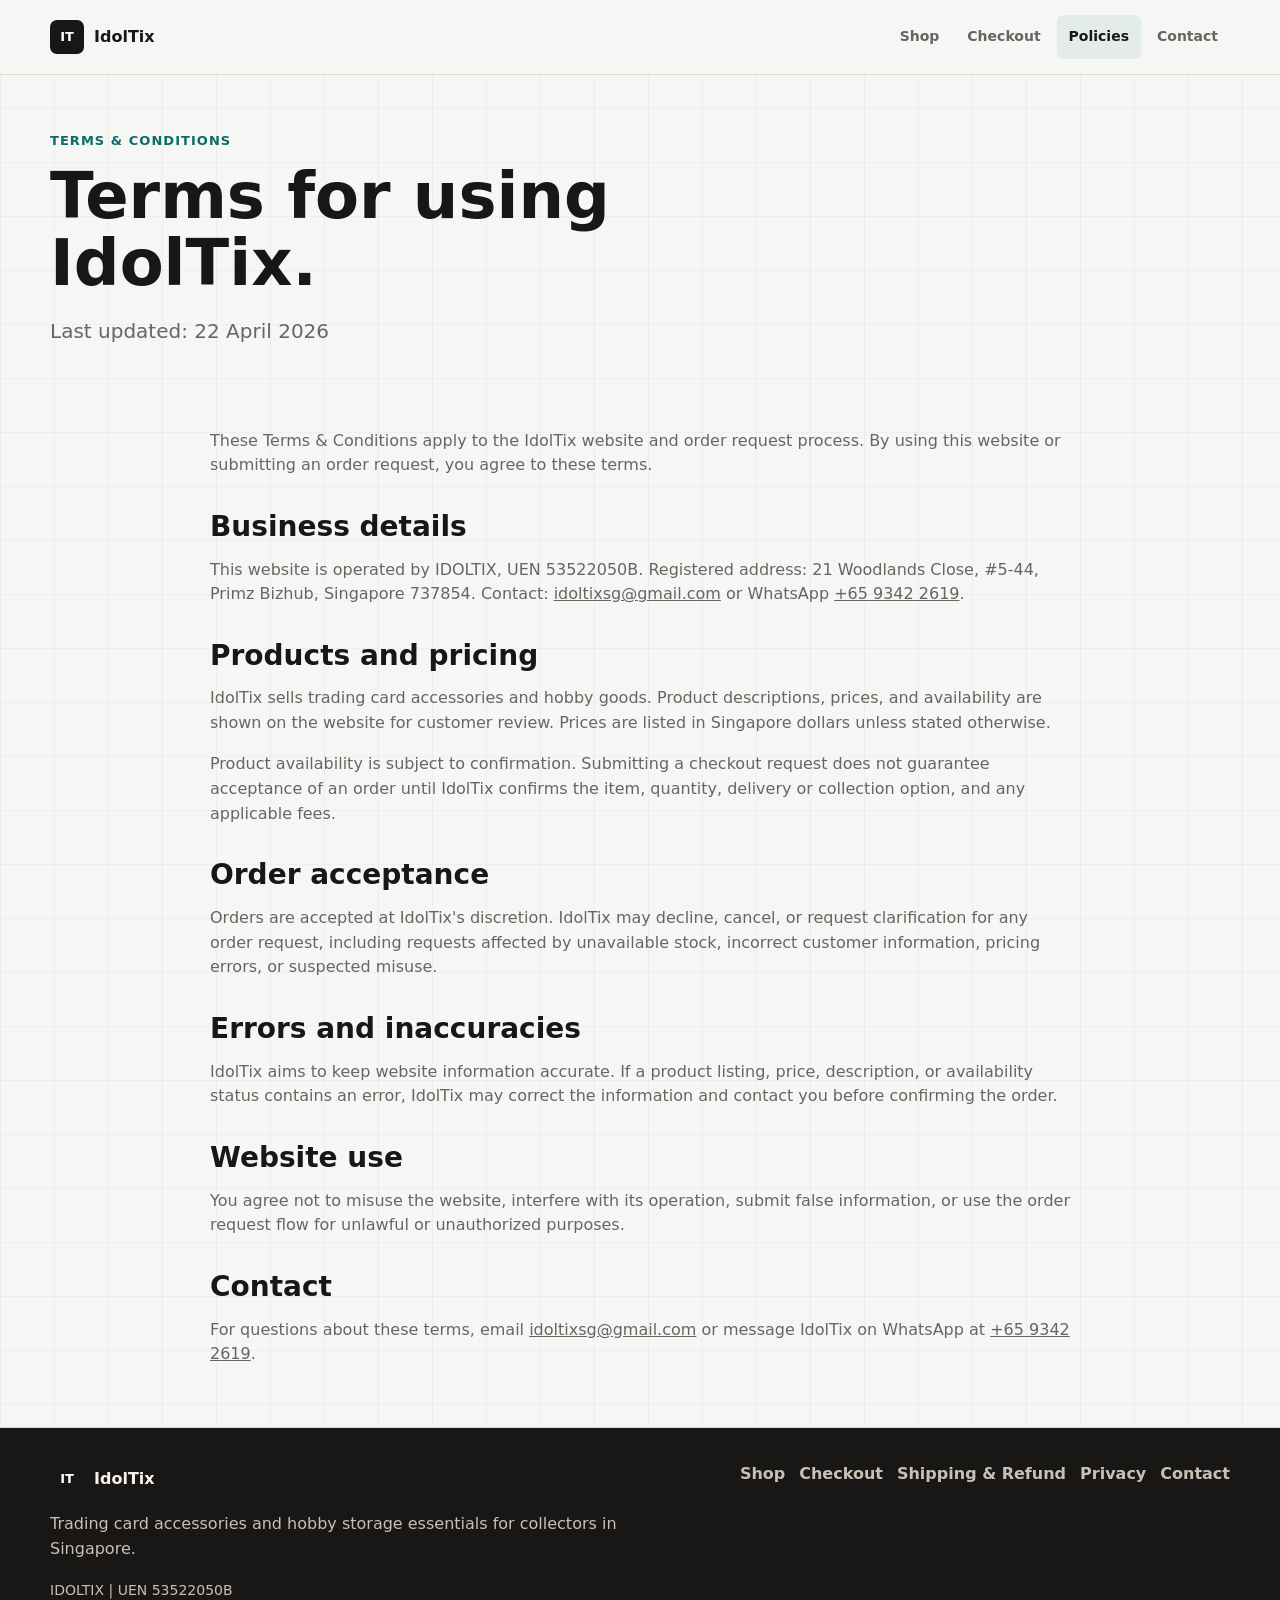
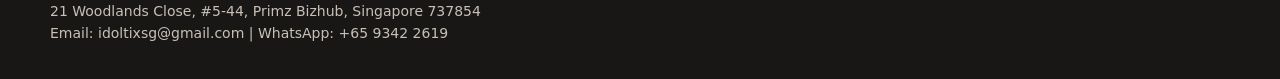
<file: IdolTix Website/policies/terms.html>
<!doctype html>
<html lang="en">
  <head>
    <meta charset="utf-8">
    <meta name="viewport" content="width=device-width, initial-scale=1">
    <title>Terms & Conditions | IdolTix</title>
    <meta name="description" content="Terms and conditions for using the IdolTix website and submitting order requests.">
    <link rel="icon" href="../assets/favicon.svg" type="image/svg+xml">
    <link rel="stylesheet" href="../styles/global.css">
  </head>
  <body>
    <header class="site-header">
      <div class="header-inner">
        <a class="brand" href="/index.html"><span class="brand-mark">IT</span><span>IdolTix</span></a>
        <nav class="nav" aria-label="Main navigation">
          <a href="/shop.html">Shop</a>
          <a href="/checkout.html">Checkout</a>
          <a href="/policies/" aria-current="page">Policies</a>
          <a href="/contact.html">Contact</a>
        </nav>
      </div>
    </header>

    <main>
      <section class="page-title">
        <div class="section-inner">
          <p class="eyebrow">Terms & Conditions</p>
          <h1>Terms for using IdolTix.</h1>
          <p class="lead">Last updated: 22 April 2026</p>
        </div>
      </section>

      <section class="page-section tight">
        <div class="section-inner policy-content">
          <p>These Terms & Conditions apply to the IdolTix website and order request process. By using this website or submitting an order request, you agree to these terms.</p>

          <h2>Business details</h2>
          <p>This website is operated by IDOLTIX, UEN 53522050B. Registered address: 21 Woodlands Close, #5-44, Primz Bizhub, Singapore 737854. Contact: <a href="mailto:idoltixsg@gmail.com">idoltixsg@gmail.com</a> or WhatsApp <a href="https://wa.me/6593422619">+65 9342 2619</a>.</p>

          <h2>Products and pricing</h2>
          <p>IdolTix sells trading card accessories and hobby goods. Product descriptions, prices, and availability are shown on the website for customer review. Prices are listed in Singapore dollars unless stated otherwise.</p>
          <p>Product availability is subject to confirmation. Submitting a checkout request does not guarantee acceptance of an order until IdolTix confirms the item, quantity, delivery or collection option, and any applicable fees.</p>

          <h2>Order acceptance</h2>
          <p>Orders are accepted at IdolTix's discretion. IdolTix may decline, cancel, or request clarification for any order request, including requests affected by unavailable stock, incorrect customer information, pricing errors, or suspected misuse.</p>

          <h2>Errors and inaccuracies</h2>
          <p>IdolTix aims to keep website information accurate. If a product listing, price, description, or availability status contains an error, IdolTix may correct the information and contact you before confirming the order.</p>

          <h2>Website use</h2>
          <p>You agree not to misuse the website, interfere with its operation, submit false information, or use the order request flow for unlawful or unauthorized purposes.</p>

          <h2>Contact</h2>
          <p>For questions about these terms, email <a href="mailto:idoltixsg@gmail.com">idoltixsg@gmail.com</a> or message IdolTix on WhatsApp at <a href="https://wa.me/6593422619">+65 9342 2619</a>.</p>
        </div>
      </section>
    </main>

    <footer class="site-footer">
      <div class="footer-inner">
        <div>
          <a class="brand" href="/index.html"><span class="brand-mark">IT</span><span>IdolTix</span></a>
          <p>Trading card accessories and hobby storage essentials for collectors in Singapore.</p>
          <div class="footer-facts">
            <span>IDOLTIX | UEN 53522050B</span>
            <span>21 Woodlands Close, #5-44, Primz Bizhub, Singapore 737854</span>
            <span>Email: idoltixsg@gmail.com | WhatsApp: +65 9342 2619</span>
          </div>
        </div>
        <div class="footer-links">
          <a href="/shop.html">Shop</a>
          <a href="/checkout.html">Checkout</a>
          <a href="/policies/shipping-refund">Shipping & Refund</a>
          <a href="/policies/privacy">Privacy</a>
          <a href="/contact.html">Contact</a>
        </div>
      </div>
    </footer>
  </body>
</html>
</file>
<file: IdolTix Website/styles/global.css>
:root {
  --bg: #f6f7f5;
  --surface: #ffffff;
  --ink: #181716;
  --muted: #626861;
  --line: #d8dcd7;
  --accent: #0c6b66;
  --accent-dark: #084944;
  --red: #8e2b2b;
  --gold: #b88a3d;
  --shadow: 0 18px 45px rgba(24, 23, 22, 0.1);
  --shadow-strong: 0 28px 70px rgba(24, 23, 22, 0.16);
  --radius: 8px;
  --max: 1180px;
}

* {
  box-sizing: border-box;
}

html {
  scroll-behavior: smooth;
}

body {
  margin: 0;
  background:
    linear-gradient(90deg, rgba(24, 23, 22, 0.035) 1px, transparent 1px),
    linear-gradient(180deg, rgba(24, 23, 22, 0.03) 1px, transparent 1px),
    var(--bg);
  background-size: 54px 54px;
  color: var(--ink);
  font-family: Inter, ui-sans-serif, system-ui, -apple-system, BlinkMacSystemFont, "Segoe UI", sans-serif;
  font-size: 16px;
  line-height: 1.55;
}

img,
svg {
  display: block;
  max-width: 100%;
}

a {
  color: inherit;
}

button,
input,
select,
textarea {
  font: inherit;
}

:focus-visible {
  outline: 3px solid rgba(12, 107, 102, 0.35);
  outline-offset: 3px;
}

.site-header {
  position: sticky;
  top: 0;
  z-index: 20;
  border-bottom: 1px solid rgba(222, 216, 207, 0.9);
  background: rgba(246, 247, 245, 0.94);
  backdrop-filter: blur(14px);
}

.header-inner,
.section-inner,
.footer-inner {
  width: min(var(--max), calc(100% - 32px));
  margin: 0 auto;
}

.header-inner {
  min-height: 74px;
  display: flex;
  align-items: center;
  justify-content: space-between;
  gap: 18px;
}

.brand {
  display: inline-flex;
  align-items: center;
  gap: 10px;
  text-decoration: none;
  font-weight: 800;
  letter-spacing: 0;
}

.brand-mark {
  width: 34px;
  height: 34px;
  border-radius: 7px;
  background: var(--ink);
  color: #fff;
  display: grid;
  place-items: center;
  font-size: 13px;
  font-weight: 900;
  transition: transform 180ms ease, background 180ms ease;
}

.brand:hover .brand-mark {
  background: var(--accent);
  transform: rotate(-4deg) scale(1.04);
}

.nav {
  display: flex;
  align-items: center;
  gap: 4px;
  flex-wrap: wrap;
  justify-content: flex-end;
}

.nav a {
  min-height: 44px;
  display: inline-flex;
  align-items: center;
  border-radius: 6px;
  padding: 8px 12px;
  color: var(--muted);
  font-size: 14px;
  font-weight: 650;
  text-decoration: none;
  transition: color 180ms ease, background 180ms ease, transform 180ms ease;
}

.nav a:hover,
.nav a[aria-current="page"] {
  color: var(--ink);
  background: rgba(12, 107, 102, 0.08);
}

.nav a:hover {
  transform: translateY(-1px);
}

.button,
.text-button,
.wa-link {
  min-height: 46px;
  display: inline-flex;
  align-items: center;
  justify-content: center;
  gap: 8px;
  border: 1px solid transparent;
  border-radius: 7px;
  padding: 11px 16px;
  cursor: pointer;
  font-weight: 750;
  text-decoration: none;
  line-height: 1.1;
  transition: transform 180ms ease, box-shadow 180ms ease, background 180ms ease, border-color 180ms ease;
}

.button {
  background: var(--accent);
  color: #fff;
  box-shadow: 0 10px 24px rgba(12, 107, 102, 0.18);
}

.button:hover {
  background: var(--accent-dark);
  box-shadow: 0 16px 32px rgba(12, 107, 102, 0.24);
  transform: translateY(-2px);
}

.button.secondary,
.text-button {
  border-color: var(--line);
  background: var(--surface);
  color: var(--ink);
}

.button.secondary:hover,
.text-button:hover {
  border-color: #c8bfb4;
  background: #fbfaf7;
  transform: translateY(-2px);
}

.wa-link {
  background: #163f37;
  color: #fff;
}

.page-section {
  padding: 72px 0;
}

.page-section.tight {
  padding: 44px 0;
}

.hero {
  position: relative;
  overflow: hidden;
  padding: 56px 0 44px;
}

.hero-grid {
  display: grid;
  grid-template-columns: minmax(0, 0.96fr) minmax(360px, 1.04fr);
  gap: 34px;
  align-items: center;
}

.eyebrow {
  margin: 0 0 12px;
  color: var(--accent);
  font-size: 13px;
  font-weight: 850;
  text-transform: uppercase;
  letter-spacing: 0.08em;
}

h1,
h2,
h3 {
  margin: 0;
  line-height: 1.05;
  letter-spacing: 0;
}

h1 {
  max-width: 760px;
  font-size: 78px;
}

h2 {
  font-size: 46px;
}

h3 {
  font-size: 20px;
}

.lead {
  max-width: 700px;
  margin: 18px 0 0;
  color: var(--muted);
  font-size: 20px;
}

.hero-actions,
.section-actions {
  display: flex;
  gap: 12px;
  flex-wrap: wrap;
  margin-top: 28px;
}

.hero-media {
  position: relative;
  min-height: 340px;
  overflow: hidden;
  border-radius: var(--radius);
  box-shadow: var(--shadow);
  background: #e3e8e5;
  transform: translateZ(0);
}

.hero-media img {
  width: 100%;
  height: 100%;
  min-height: 340px;
  object-fit: cover;
  animation: heroDrift 9s ease-in-out infinite alternate;
}

.collection-strip,
.trust-strip,
.soft-band {
  border-block: 1px solid var(--line);
  background: #e9efec;
}

.feature-rail {
  display: grid;
  grid-template-columns: repeat(3, minmax(0, 1fr));
  gap: 14px;
  padding-top: 18px;
  padding-bottom: 18px;
}

.feature-pill {
  min-height: 104px;
  display: grid;
  gap: 6px;
  align-content: center;
  border: 1px solid rgba(12, 107, 102, 0.13);
  border-radius: var(--radius);
  background: rgba(255, 255, 255, 0.68);
  padding: 18px;
  box-shadow: 0 14px 36px rgba(24, 23, 22, 0.04);
}

.feature-pill strong {
  font-size: 17px;
}

.feature-pill span {
  color: var(--muted);
  font-size: 14px;
}

.trust-grid {
  display: grid;
  grid-template-columns: repeat(4, minmax(0, 1fr));
  gap: 1px;
}

.trust-item {
  padding: 22px 18px;
}

.trust-item strong {
  display: block;
  margin-bottom: 4px;
}

.trust-item span {
  color: var(--muted);
  font-size: 14px;
}

.section-heading {
  display: flex;
  align-items: end;
  justify-content: space-between;
  gap: 20px;
  margin-bottom: 28px;
}

.section-heading p {
  max-width: 520px;
  margin: 0;
  color: var(--muted);
}

.product-grid {
  display: grid;
  grid-template-columns: repeat(3, minmax(0, 1fr));
  gap: 18px;
}

.product-card {
  display: grid;
  grid-template-rows: auto 1fr;
  overflow: hidden;
  border: 1px solid var(--line);
  border-radius: var(--radius);
  background: var(--surface);
  box-shadow: 0 10px 30px rgba(24, 23, 22, 0.04);
  transform: perspective(900px) rotateX(var(--tilt-x, 0)) rotateY(var(--tilt-y, 0)) translateY(0);
  transform-style: preserve-3d;
  transition: transform 180ms ease, box-shadow 180ms ease, border-color 180ms ease;
}

.product-card:hover {
  border-color: rgba(12, 107, 102, 0.28);
  box-shadow: var(--shadow-strong);
  transform: perspective(900px) rotateX(var(--tilt-x, 0)) rotateY(var(--tilt-y, 0)) translateY(-4px);
}

.product-image {
  aspect-ratio: 4 / 3;
  background: #e8e2d8;
  border-bottom: 1px solid var(--line);
  overflow: hidden;
}

.product-image img {
  width: 100%;
  height: 100%;
  object-fit: cover;
  transition: transform 420ms ease, filter 420ms ease;
}

.product-card:hover .product-image img {
  filter: saturate(1.04) contrast(1.03);
  transform: scale(1.055);
}

.product-body {
  display: grid;
  gap: 12px;
  padding: 18px;
}

.product-meta {
  display: flex;
  justify-content: space-between;
  gap: 12px;
  align-items: start;
}

.product-category,
.status-pill {
  color: var(--muted);
  font-size: 13px;
  font-weight: 700;
}

.price {
  color: var(--accent-dark);
  font-size: 19px;
  font-weight: 850;
  white-space: nowrap;
}

.product-body p {
  margin: 0;
  color: var(--muted);
}

.product-actions {
  display: grid;
  grid-template-columns: 1fr 1fr;
  gap: 10px;
  margin-top: 4px;
}

.steps {
  display: grid;
  grid-template-columns: repeat(3, minmax(0, 1fr));
  gap: 16px;
}

.step {
  position: relative;
  border-top: 2px solid rgba(24, 23, 22, 0.18);
  padding: 18px 18px 0 0;
}

.step::before {
  content: "";
  position: absolute;
  top: -2px;
  left: 0;
  width: 42px;
  height: 2px;
  background: var(--accent);
  transition: width 260ms ease;
}

.step:hover::before {
  width: 100%;
}

.step span {
  color: var(--accent);
  font-size: 13px;
  font-weight: 900;
}

.step p {
  margin: 10px 0 0;
  color: var(--muted);
}

.page-title {
  padding: 56px 0 22px;
}

.page-title h1 {
  font-size: 64px;
}

.page-title p {
  max-width: 760px;
}

.checkout-layout {
  display: grid;
  grid-template-columns: minmax(0, 0.92fr) minmax(340px, 0.62fr);
  gap: 22px;
  align-items: start;
}

.panel {
  border: 1px solid var(--line);
  border-radius: var(--radius);
  background: var(--surface);
  padding: 22px;
}

.order-line {
  display: grid;
  grid-template-columns: 74px 1fr;
  gap: 14px;
  align-items: center;
  padding: 14px 0;
  border-bottom: 1px solid var(--line);
}

.order-line img {
  width: 74px;
  height: 74px;
  object-fit: cover;
  border-radius: 7px;
  border: 1px solid var(--line);
}

.line-price {
  color: var(--accent-dark);
  font-weight: 850;
}

.form-grid {
  display: grid;
  gap: 16px;
}

.field {
  display: grid;
  gap: 7px;
}

.field label {
  font-size: 14px;
  font-weight: 750;
}

.field input,
.field select,
.field textarea {
  width: 100%;
  min-height: 46px;
  border: 1px solid #cfc7bd;
  border-radius: 7px;
  background: #fff;
  padding: 10px 12px;
  color: var(--ink);
}

.field textarea {
  min-height: 118px;
  resize: vertical;
}

.summary-row {
  display: flex;
  justify-content: space-between;
  gap: 16px;
  padding: 12px 0;
  border-bottom: 1px solid var(--line);
}

.summary-row.total {
  border-bottom: 0;
  color: var(--accent-dark);
  font-size: 22px;
  font-weight: 900;
}

.form-error {
  min-height: 20px;
  margin: 10px 0 0;
  color: #a12828;
  font-size: 14px;
  font-weight: 700;
}

.info-grid,
.policy-grid {
  display: grid;
  grid-template-columns: repeat(2, minmax(0, 1fr));
  gap: 18px;
}

.info-item,
.policy-card {
  border: 1px solid var(--line);
  border-radius: var(--radius);
  background: var(--surface);
  padding: 22px;
}

.info-item p,
.policy-card p,
.policy-content p,
.policy-content li {
  color: var(--muted);
}

.policy-content {
  max-width: 860px;
}

.policy-content h2 {
  margin-top: 34px;
  font-size: 28px;
}

.policy-content ul {
  padding-left: 20px;
}

.site-footer {
  border-top: 1px solid var(--line);
  background: #181716;
  color: #f6f2eb;
}

.footer-inner {
  display: grid;
  grid-template-columns: minmax(0, 1.1fr) minmax(0, 1fr);
  gap: 28px;
  padding: 34px 0;
}

.footer-inner p,
.footer-links a,
.footer-facts {
  color: #c8c0b6;
}

.footer-links {
  display: flex;
  gap: 14px;
  flex-wrap: wrap;
  justify-content: flex-end;
}

.footer-links a {
  text-decoration: none;
  font-weight: 650;
}

.footer-links a:hover {
  color: #fff;
}

.footer-facts {
  margin-top: 18px;
  font-size: 14px;
}

.footer-facts span {
  display: block;
}

.empty-state {
  border: 1px dashed #bdb4aa;
  border-radius: var(--radius);
  padding: 22px;
  background: #fbfaf7;
  color: var(--muted);
}

.reveal {
  opacity: 0;
  transform: translateY(18px);
  transition: opacity 520ms ease var(--reveal-delay, 0ms), transform 520ms ease var(--reveal-delay, 0ms);
}

.reveal.is-visible {
  opacity: 1;
  transform: translateY(0);
}

@keyframes heroDrift {
  from {
    transform: scale(1.01) translate3d(-4px, -2px, 0);
  }

  to {
    transform: scale(1.045) translate3d(4px, 3px, 0);
  }
}

@media (max-width: 880px) {
  h1,
  .page-title h1 {
    font-size: 52px;
  }

  h2 {
    font-size: 36px;
  }

  .lead {
    font-size: 18px;
  }

  .header-inner {
    align-items: flex-start;
    flex-direction: column;
    padding: 14px 0;
  }

  .nav {
    justify-content: flex-start;
  }

  .hero-grid,
  .checkout-layout,
  .footer-inner {
    grid-template-columns: 1fr;
  }

  .hero-media,
  .hero-media img {
    min-height: 300px;
  }

  .trust-grid,
  .feature-rail,
  .product-grid,
  .steps,
  .info-grid,
  .policy-grid {
    grid-template-columns: 1fr;
  }

  .section-heading {
    display: block;
  }

  .section-heading p {
    margin-top: 12px;
  }

  .footer-links {
    justify-content: flex-start;
  }
}

@media (max-width: 560px) {
  h1,
  .page-title h1 {
    font-size: 42px;
  }

  h2 {
    font-size: 31px;
  }

  .lead {
    font-size: 17px;
  }

  .header-inner,
  .section-inner,
  .footer-inner {
    width: min(var(--max), calc(100% - 24px));
  }

  .nav a {
    padding-inline: 9px;
  }

  .page-section {
    padding: 52px 0;
  }

  .hero {
    padding-top: 34px;
  }

  .product-actions {
    grid-template-columns: 1fr;
  }

  .order-line {
    grid-template-columns: 58px 1fr;
  }

  .order-line img {
    width: 58px;
    height: 58px;
  }
}

@media (prefers-reduced-motion: reduce) {
  *,
  *::before,
  *::after {
    animation-duration: 0.01ms !important;
    animation-iteration-count: 1 !important;
    scroll-behavior: auto !important;
    transition-duration: 0.01ms !important;
  }

  .reveal {
    opacity: 1;
    transform: none;
  }
}
</file>
